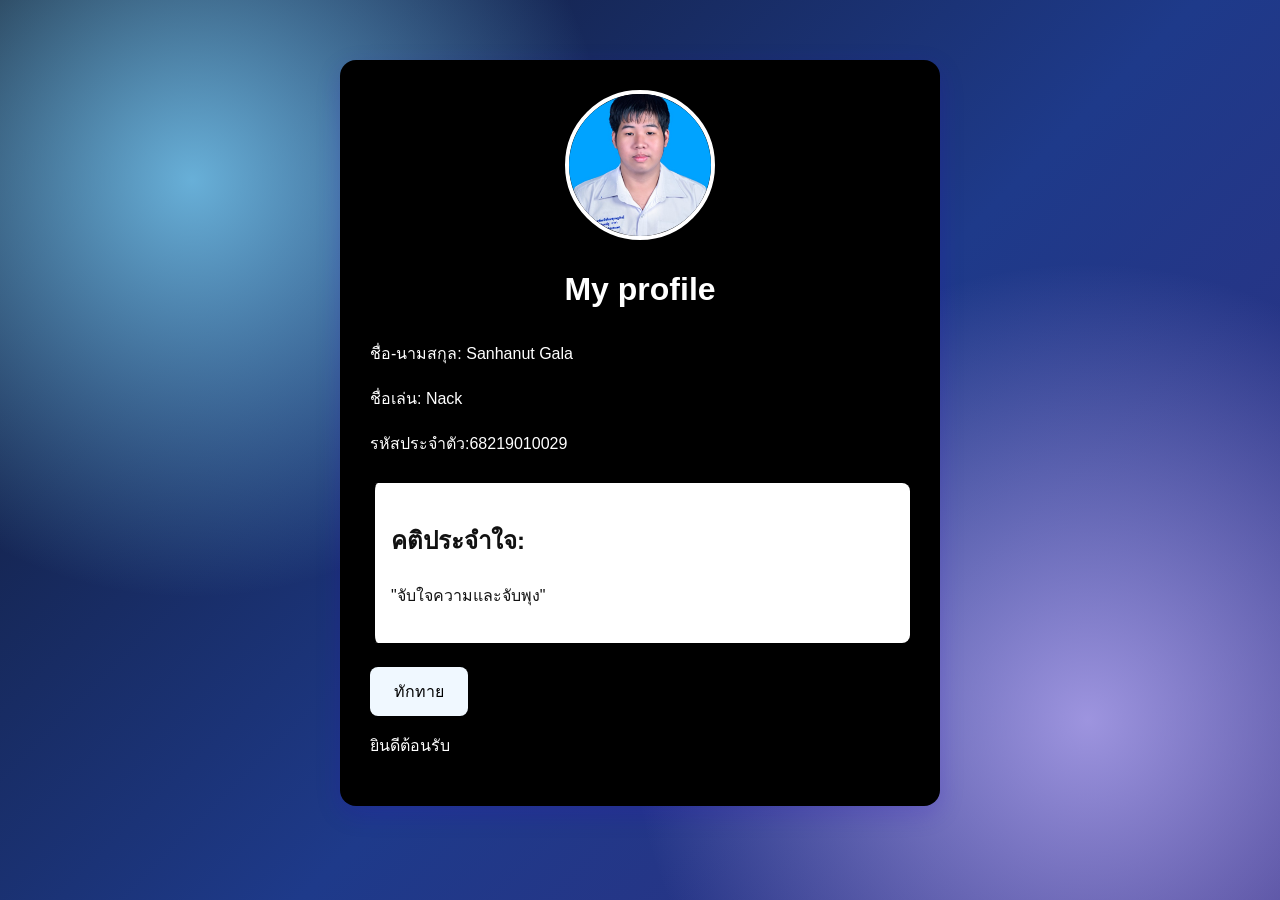
<file: my-profile_029/my-profile/index.html>
<!DOCTYPE html>
<html lang="th">
<head>
    <meta charset="UTF-8">
 <meta name="viewport" content="width=device-width, initial-scale=1.0">
    <title>My Profile</title>
<link rel="stylesheet" href="style.css">
<script src="script.js" defer></script>

</head>
<body>
    <main class="Profile-CARD">
<img class="profile-photo" src="../images/Screenshot 2026-10-21 180404.jpg" alt="รูปโปรไฟล์ของ Nack">
<H1>My profile</H1>
<p>ชื่อ-นามสกุล: <span id="fullname">Sanhanut Gala</span></p>
<p>ชื่อเล่น: <span id="nickname">Nack</span></p>
<p>รหัสประจำตัว:<span id="student id">68219010029</span></p>

<div class="motto">
    <h2>คติประจำใจ:</h2>
    <p id="motto">"จับใจความและจับพุง"</p>
</div>

<button id="greetButton">ทักทาย</button>
<p id="greetMessage">ยินดีต้อนรับ</p>
</main>
</body>
</file>
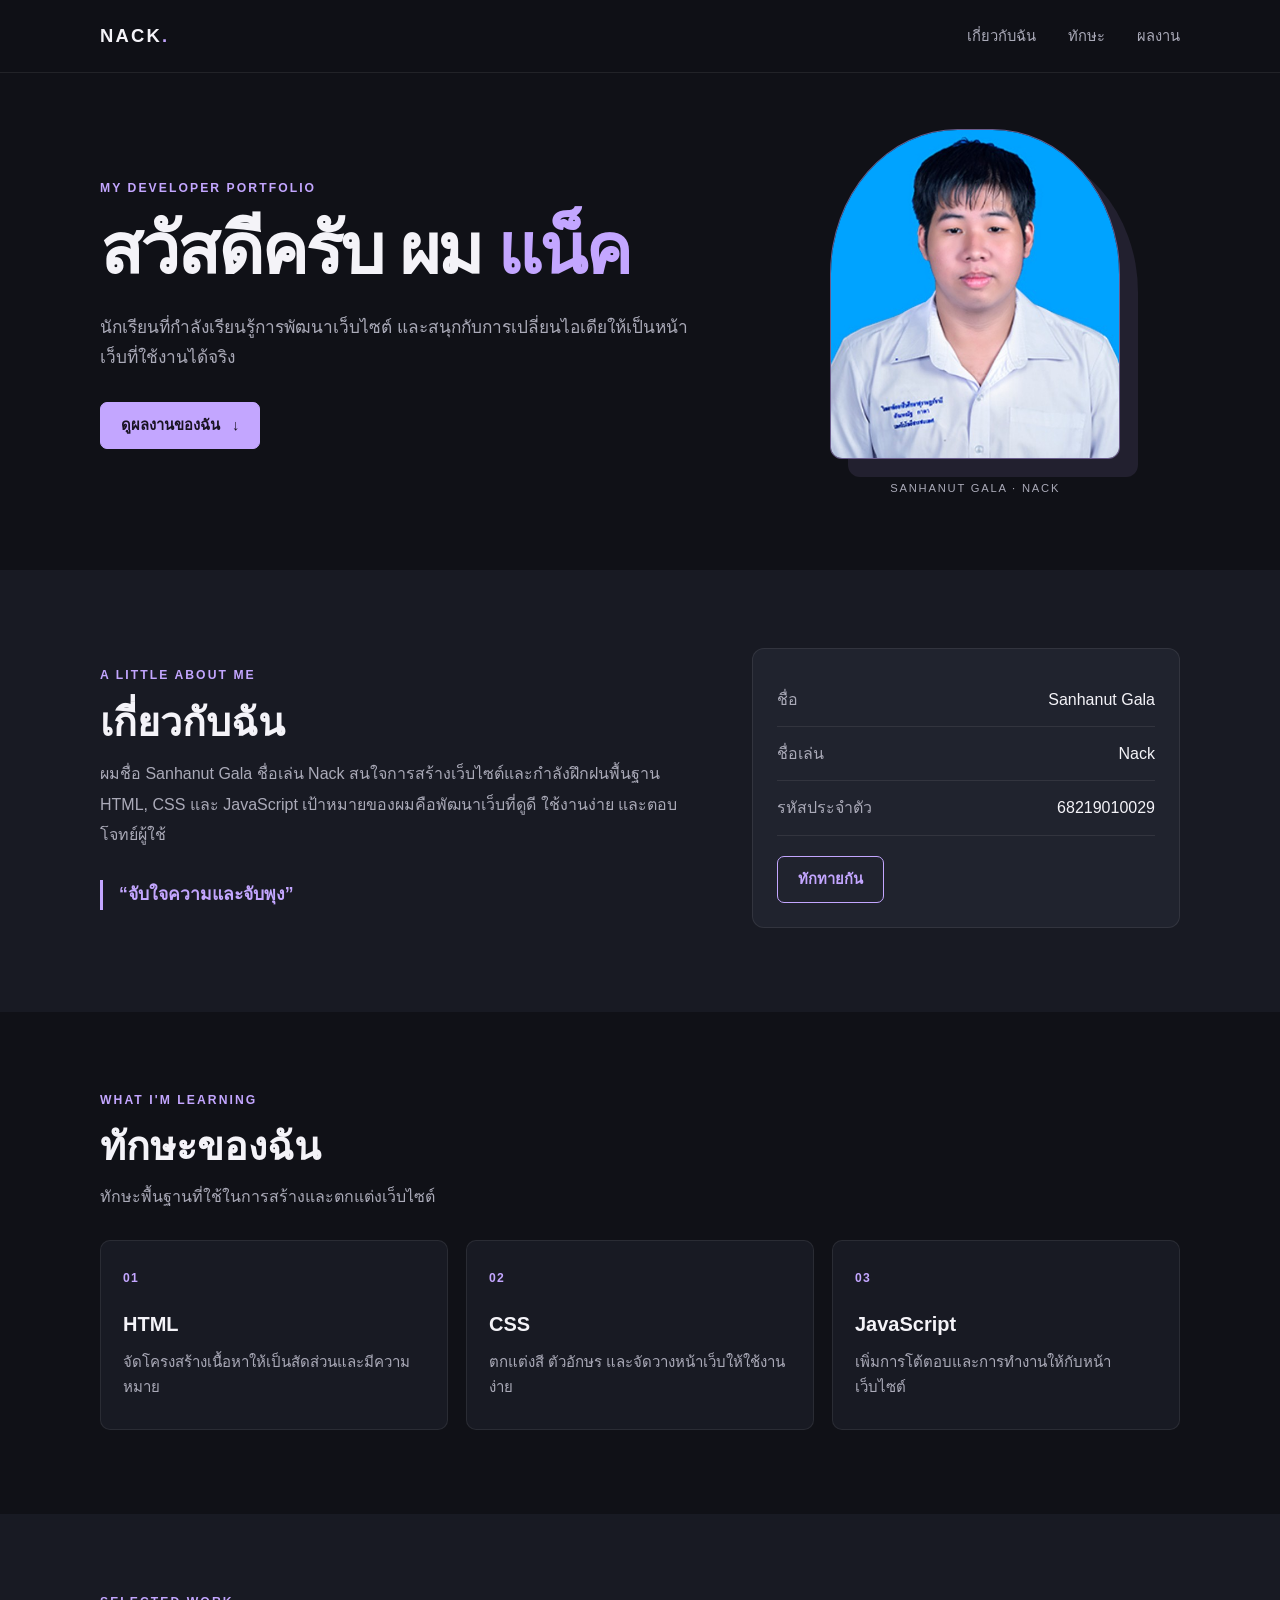
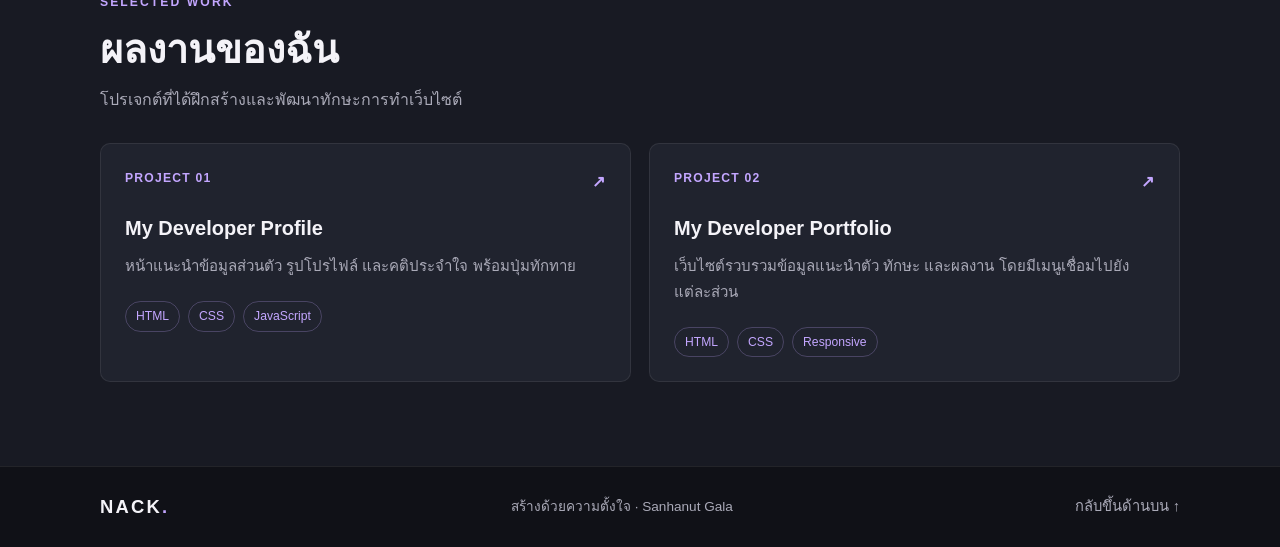
<file: my-profile_029/my-profile_029/my-profile/index.html>
<!DOCTYPE html>
<html lang="th">
<head>
    <meta charset="UTF-8">
    <meta name="viewport" content="width=device-width, initial-scale=1.0">
    <meta name="description" content="เว็บไซต์แนะนำตัวและผลงานของ Sanhanut Gala">
    <title>My Developer Portfolio | Sanhanut Gala</title>
    <link rel="stylesheet" href="style.css">
    <script src="script.js" defer></script>
</head>
<body>
    <header class="site-header">
        <nav class="navigation container" aria-label="เมนูหลัก">
            <a class="brand" href="#home">NACK<span>.</span></a>
            <ul class="nav-links">
                <li><a href="#about">เกี่ยวกับฉัน</a></li>
                <li><a href="#skills">ทักษะ</a></li>
                <li><a href="#projects">ผลงาน</a></li>
            </ul>
        </nav>
    </header>

    <main>
        <section class="hero container" id="home">
            <div class="hero-copy">
                <p class="eyebrow">MY DEVELOPER PORTFOLIO</p>
                <h1>สวัสดีครับ ผม <span>แน็ค</span></h1>
                <p class="hero-description">
                    นักเรียนที่กำลังเรียนรู้การพัฒนาเว็บไซต์ และสนุกกับการเปลี่ยนไอเดียให้เป็นหน้าเว็บที่ใช้งานได้จริง
                </p>
                <a class="button" href="#projects">ดูผลงานของฉัน <span aria-hidden="true">↓</span></a>
            </div>
            <div class="hero-image-wrap">
                <img class="profile-photo" src="../images/Screenshot 2026-10-21 180404.jpg" alt="รูปโปรไฟล์ของ Sanhanut Gala">
                <span class="image-caption">SANHANUT GALA · NACK</span>
            </div>
        </section>

        <section class="section about-section" id="about">
            <div class="container about-grid">
                <div>
                    <p class="eyebrow">A LITTLE ABOUT ME</p>
                    <h2>เกี่ยวกับฉัน</h2>
                    <p class="section-copy">
                        ผมชื่อ Sanhanut Gala ชื่อเล่น Nack สนใจการสร้างเว็บไซต์และกำลังฝึกฝนพื้นฐาน HTML, CSS และ JavaScript
                        เป้าหมายของผมคือพัฒนาเว็บที่ดูดี ใช้งานง่าย และตอบโจทย์ผู้ใช้
                    </p>
                    <blockquote>“จับใจความและจับพุง”</blockquote>
                </div>
                <aside class="profile-details" aria-label="ข้อมูลส่วนตัว">
                    <p><span>ชื่อ</span>Sanhanut Gala</p>
                    <p><span>ชื่อเล่น</span>Nack</p>
                    <p><span>รหัสประจำตัว</span>68219010029</p>
                    <button class="button button-outline" id="greetButton" type="button">ทักทายกัน</button>
                    <p id="greetMessage" class="greet-message" aria-live="polite" hidden></p>
                </aside>
            </div>
        </section>

        <section class="section container" id="skills">
            <p class="eyebrow">WHAT I'M LEARNING</p>
            <h2>ทักษะของฉัน</h2>
            <p class="section-copy">ทักษะพื้นฐานที่ใช้ในการสร้างและตกแต่งเว็บไซต์</p>
            <div class="skills-grid">
                <article class="skill-card">
                    <span class="skill-number">01</span>
                    <h3>HTML</h3>
                    <p>จัดโครงสร้างเนื้อหาให้เป็นสัดส่วนและมีความหมาย</p>
                </article>
                <article class="skill-card">
                    <span class="skill-number">02</span>
                    <h3>CSS</h3>
                    <p>ตกแต่งสี ตัวอักษร และจัดวางหน้าเว็บให้ใช้งานง่าย</p>
                </article>
                <article class="skill-card">
                    <span class="skill-number">03</span>
                    <h3>JavaScript</h3>
                    <p>เพิ่มการโต้ตอบและการทำงานให้กับหน้าเว็บไซต์</p>
                </article>
            </div>
        </section>

        <section class="section projects-section" id="projects">
            <div class="container">
                <p class="eyebrow">SELECTED WORK</p>
                <h2>ผลงานของฉัน</h2>
                <p class="section-copy">โปรเจกต์ที่ได้ฝึกสร้างและพัฒนาทักษะการทำเว็บไซต์</p>
                <div class="projects-grid">
                    <article class="project-card">
                        <div class="project-top"><span>PROJECT 01</span><span aria-hidden="true">↗</span></div>
                        <h3>My Developer Profile</h3>
                        <p>หน้าแนะนำข้อมูลส่วนตัว รูปโปรไฟล์ และคติประจำใจ พร้อมปุ่มทักทาย</p>
                        <ul class="tag-list" aria-label="เทคโนโลยีที่ใช้">
                            <li>HTML</li><li>CSS</li><li>JavaScript</li>
                        </ul>
                    </article>
                    <article class="project-card">
                        <div class="project-top"><span>PROJECT 02</span><span aria-hidden="true">↗</span></div>
                        <h3>My Developer Portfolio</h3>
                        <p>เว็บไซต์รวบรวมข้อมูลแนะนำตัว ทักษะ และผลงาน โดยมีเมนูเชื่อมไปยังแต่ละส่วน</p>
                        <ul class="tag-list" aria-label="เทคโนโลยีที่ใช้">
                            <li>HTML</li><li>CSS</li><li>Responsive</li>
                        </ul>
                    </article>
                </div>
            </div>
        </section>
    </main>

    <footer class="site-footer">
        <div class="container footer-content">
            <a class="brand" href="#home">NACK<span>.</span></a>
            <p>สร้างด้วยความตั้งใจ · Sanhanut Gala</p>
            <a class="back-to-top" href="#home">กลับขึ้นด้านบน ↑</a>
        </div>
    </footer>
</body>
</html>
</file>
<file: my-profile_029/my-profile/style.css>
* {
    box-sizing: border-box;
}

body {
    font-family: sans-serif;
    min-height: 100vh;
    background:
        radial-gradient(circle at 15% 20%, rgba(125, 211, 252, 0.8), transparent 32%),
        radial-gradient(circle at 85% 80%, rgba(196, 181, 253, 0.75), transparent 35%),
        linear-gradient(135deg, #0f172a, #1e3a8a 55%, #312e81);
    margin: 0;
    padding: 30px 16px;
    color: white;
}

.Profile-CARD {
    max-width: 600px;
    margin: 30px auto;
    padding: 30px;
    line-height: 1.8;
    background-color: rgb(0, 0, 0);
    border-radius: 16px;
    box-shadow: 0 8px 24px rgba(45, 11, 197, 0.2);
}

h1 {
    color: white;
    text-align: center;
}

.profile-photo {
    display: block;
    width: 150px;
    height: 150px;
    margin: 0 auto 16px;
    object-fit: cover;
    object-position: center;
    border: 4px solid white;
    border-radius: 50%;
}

.motto {
    margin-top:24px;
    padding: 16px;
    color: #111;
    background: #ffffff;
    border-left: 5px solid #000000;
    border-radius: 8px;
}

#greetButton {
    margin-top: 24px;
    padding: 12px 24px;
    border: none;
    border-radius: 8px;
    background: aliceblue;
    font-size: 16px;
    cursor: pointer;
}

#greetButton:hover {
    color: blue;
    font-weight: bold;
}
</file>
<file: my-profile_029/my-profile_029/my-profile/style.css>
* {
    box-sizing: border-box;
}

:root {
    color-scheme: dark;
    --background: #101117;
    --surface: #181a23;
    --surface-light: #20232e;
    --text: #f4f3f8;
    --muted: #aaaab8;
    --accent: #c3a6ff;
    --accent-strong: #a77cff;
}

html {
    scroll-behavior: smooth;
    scroll-padding-top: 85px;
}

body {
    min-width: 320px;
    margin: 0;
    background: var(--background);
    color: var(--text);
    font-family: "Segoe UI", Tahoma, sans-serif;
    line-height: 1.7;
}

a {
    color: inherit;
    text-decoration: none;
}

.container {
    width: min(1080px, calc(100% - 48px));
    margin: 0 auto;
}

.site-header {
    position: sticky;
    z-index: 10;
    top: 0;
    border-bottom: 1px solid rgba(255, 255, 255, 0.08);
    background: rgba(16, 17, 23, 0.92);
    backdrop-filter: blur(14px);
}

.navigation,
.nav-links,
.footer-content {
    display: flex;
    align-items: center;
}

.navigation,
.footer-content {
    justify-content: space-between;
}

.navigation {
    min-height: 72px;
}

.brand {
    font-size: 1.15rem;
    font-weight: 800;
    letter-spacing: 0.12em;
}

.brand span,
.hero h1 span {
    color: var(--accent);
}

.nav-links {
    gap: 32px;
    margin: 0;
    padding: 0;
    list-style: none;
}

.nav-links a,
.back-to-top {
    color: var(--muted);
    font-size: 0.92rem;
    transition: color 160ms ease;
}

.nav-links a:hover,
.back-to-top:hover {
    color: var(--accent);
}

.hero {
    display: grid;
    min-height: 490px;
    grid-template-columns: 1.2fr 0.8fr;
    align-items: center;
    gap: 56px;
    padding-top: 56px;
    padding-bottom: 72px;
}

.eyebrow {
    margin: 0 0 12px;
    color: var(--accent);
    font-size: 0.76rem;
    font-weight: 700;
    letter-spacing: 0.17em;
}

.hero h1 {
    margin: 0;
    font-size: clamp(2.5rem, 6vw, 4.4rem);
    line-height: 1.15;
    letter-spacing: -0.04em;
}

.hero-description,
.section-copy {
    max-width: 590px;
    color: var(--muted);
}

.hero-description {
    margin: 22px 0 30px;
    font-size: 1.08rem;
}

.button {
    display: inline-flex;
    min-height: 46px;
    align-items: center;
    justify-content: center;
    gap: 12px;
    padding: 10px 20px;
    border: 1px solid var(--accent);
    border-radius: 7px;
    background: var(--accent);
    color: #191322;
    cursor: pointer;
    font: inherit;
    font-size: 0.92rem;
    font-weight: 700;
    transition: background 160ms ease, color 160ms ease, transform 160ms ease;
}

.button:hover {
    transform: translateY(-2px);
    background: var(--accent-strong);
}

.hero-image-wrap {
    justify-self: center;
    text-align: center;
}

.profile-photo {
    display: block;
    width: min(290px, 62vw);
    height: min(330px, 70vw);
    object-fit: cover;
    object-position: center;
    border: 1px solid rgba(195, 166, 255, 0.5);
    border-radius: 44% 44% 12px 12px;
    box-shadow: 18px 18px 0 rgba(195, 166, 255, 0.1);
}

.image-caption {
    display: block;
    margin-top: 20px;
    color: var(--muted);
    font-size: 0.7rem;
    letter-spacing: 0.16em;
}

.section {
    padding-top: 78px;
    padding-bottom: 84px;
}

.about-section,
.projects-section {
    background: var(--surface);
}

.about-grid {
    display: grid;
    grid-template-columns: 1.15fr 0.85fr;
    align-items: center;
    gap: 72px;
}

h2 {
    margin: 0 0 12px;
    font-size: clamp(1.8rem, 4vw, 2.45rem);
    line-height: 1.25;
}

.section-copy {
    margin-top: 0;
    margin-bottom: 30px;
}

.about-grid .section-copy {
    line-height: 1.9;
}

blockquote {
    margin: 26px 0 0;
    padding-left: 16px;
    border-left: 3px solid var(--accent);
    color: var(--accent);
    font-size: 1.1rem;
    font-weight: 600;
}

.profile-details {
    padding: 24px;
    border: 1px solid rgba(255, 255, 255, 0.08);
    border-radius: 12px;
    background: var(--surface-light);
}

.profile-details p:not(.greet-message) {
    display: flex;
    justify-content: space-between;
    gap: 16px;
    margin: 0;
    padding: 13px 0;
    border-bottom: 1px solid rgba(255, 255, 255, 0.08);
}

.profile-details p span {
    color: var(--muted);
}

.button-outline {
    margin-top: 20px;
    background: transparent;
    color: var(--accent);
}

.button-outline:hover {
    color: #191322;
}

.greet-message {
    margin: 12px 0 0;
    color: var(--accent);
}

.skills-grid,
.projects-grid {
    display: grid;
    grid-template-columns: repeat(3, minmax(0, 1fr));
    gap: 18px;
}

.skill-card,
.project-card {
    border: 1px solid rgba(255, 255, 255, 0.08);
    border-radius: 10px;
    background: var(--surface);
}

.skill-card {
    min-height: 190px;
    padding: 22px;
}

.skill-number,
.project-top {
    color: var(--accent);
    font-size: 0.76rem;
    font-weight: 700;
    letter-spacing: 0.1em;
}

.skill-card h3,
.project-card h3 {
    margin: 16px 0 8px;
    font-size: 1.25rem;
}

.skill-card p,
.project-card p {
    margin: 0;
    color: var(--muted);
    font-size: 0.94rem;
}

.projects-grid {
    grid-template-columns: repeat(2, minmax(0, 1fr));
}

.project-card {
    padding: 24px;
    background: var(--surface-light);
}

.project-top {
    display: flex;
    justify-content: space-between;
}

.project-top span:last-child {
    font-size: 1rem;
}

.tag-list {
    display: flex;
    flex-wrap: wrap;
    gap: 8px;
    margin: 22px 0 0;
    padding: 0;
    list-style: none;
}

.tag-list li {
    padding: 4px 10px;
    border: 1px solid rgba(195, 166, 255, 0.25);
    border-radius: 20px;
    color: var(--accent);
    font-size: 0.76rem;
}

.site-footer {
    padding: 24px 0;
    border-top: 1px solid rgba(255, 255, 255, 0.08);
}

.footer-content p {
    margin: 0;
    color: var(--muted);
    font-size: 0.85rem;
}

:focus-visible {
    outline: 2px solid var(--accent);
    outline-offset: 4px;
}

@media (max-width: 900px) and (min-width: 701px) {
    .container {
        width: calc(100% - 40px);
    }

    .hero {
        gap: 32px;
    }

    .about-grid {
        gap: 36px;
    }

    .skills-grid {
        grid-template-columns: repeat(2, minmax(0, 1fr));
    }
}

@media (max-width: 700px) {
    .container {
        width: min(100% - 36px, 540px);
    }

    .navigation {
        min-height: 64px;
    }

    .nav-links {
        gap: 16px;
    }

    .nav-links a {
        font-size: 0.8rem;
    }

    .hero,
    .about-grid {
        grid-template-columns: 1fr;
        gap: 40px;
    }

    .hero {
        padding-top: 56px;
        padding-bottom: 62px;
    }

    .hero-image-wrap {
        grid-row: 1;
    }

    .profile-photo {
        width: min(230px, 62vw);
        height: min(250px, 68vw);
    }

    .about-grid {
        gap: 28px;
    }

    .skills-grid {
        grid-template-columns: 1fr;
    }

    .skill-card {
        min-height: 0;
    }

    .section {
        padding-top: 60px;
        padding-bottom: 64px;
    }
}

@media (max-width: 480px) {
    .container {
        width: calc(100% - 32px);
    }

    .navigation {
        align-items: flex-start;
        flex-direction: column;
        gap: 8px;
        padding-top: 12px;
        padding-bottom: 12px;
    }

    .nav-links {
        width: 100%;
        justify-content: space-between;
        gap: 8px;
    }

    .hero h1 {
        font-size: 2.55rem;
    }

    .projects-grid {
        grid-template-columns: 1fr;
    }

    .footer-content {
        align-items: flex-start;
        flex-wrap: wrap;
        gap: 12px;
    }

    .footer-content p {
        order: 1;
        width: 100%;
    }
}

@media (prefers-reduced-motion: reduce) {
    *,
    *::before,
    *::after {
        scroll-behavior: auto !important;
        transition-duration: 0.01ms !important;
    }
}
</file>
